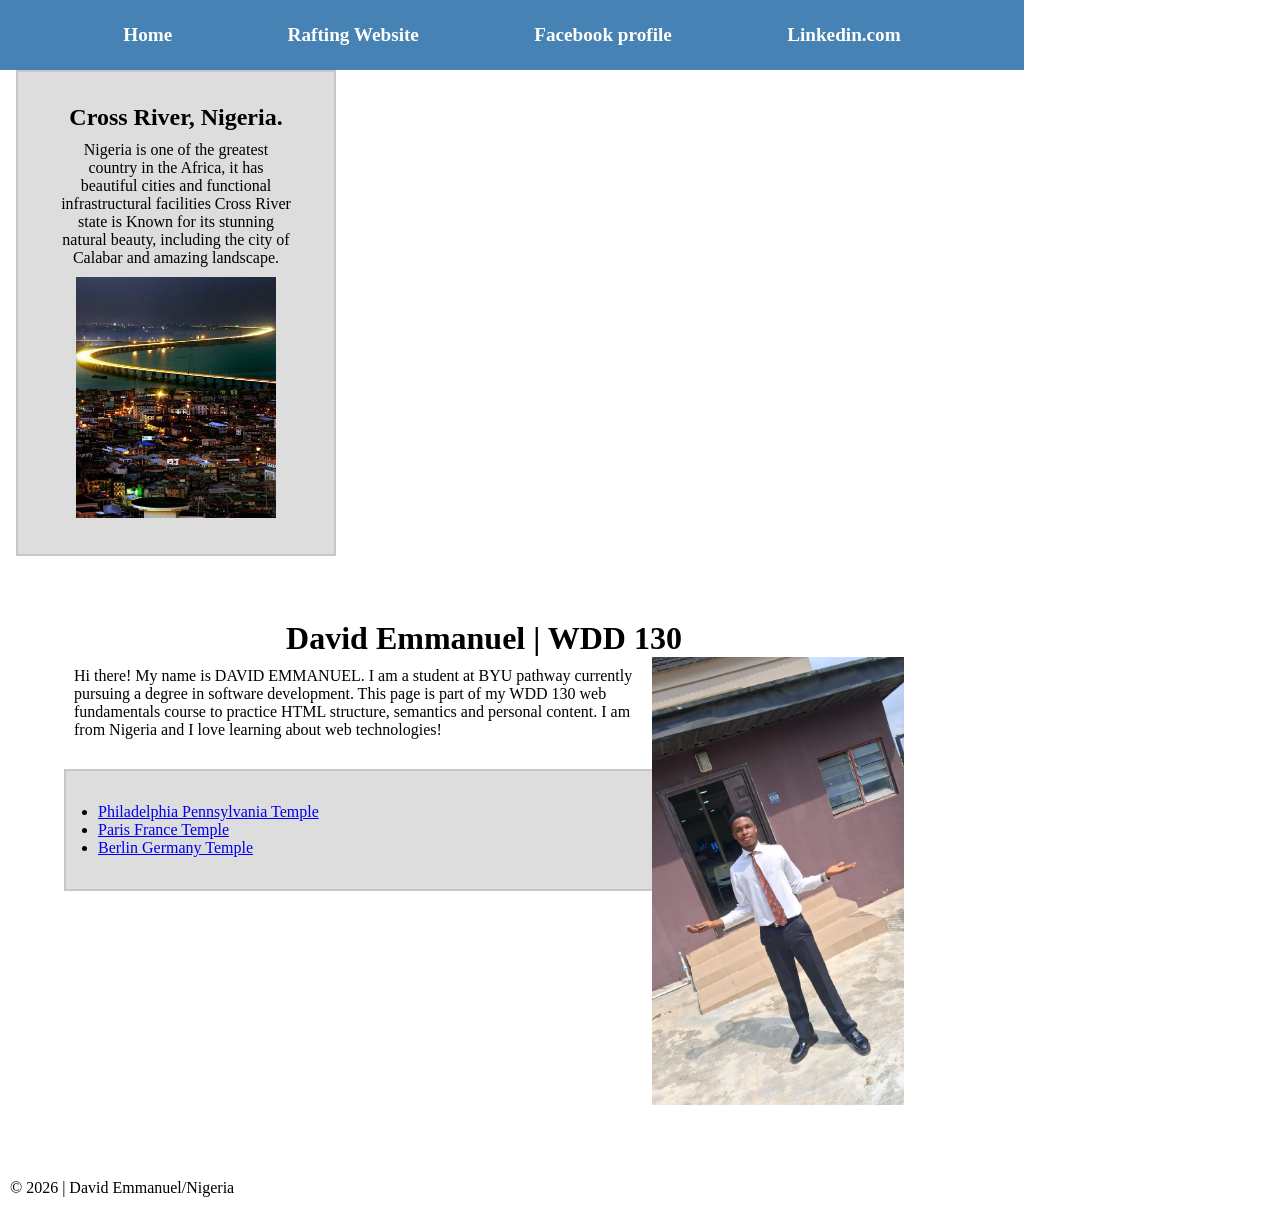
<file: index.html>
<!DOCTYPE html>
<html lang="en">
<head>
    <meta charset="UTF-8">
    <meta name="viewport" content="width=device-width, initial-scale=1.0">
    <title>WDD 130 | David Emmanuel</title>
    <meta name="description" content="My name is David Emmanuel and the purpose of this page is for page enhancement">
    <meta name="author" content="David Emmanuel">
    <link rel="stylesheet" href="styles/styles.css">
</head>

<body>
    <header>
        <nav>
            <a href="#">Home</a>
            <a href="wwr/">Rafting Website</a>
            <a href="https://www.facebook.com/?_rdc=1&_rdr#"> Facebook profile</a>
            <a href="https://www.linkedin.com/">Linkedin.com</a>
        </nav>
    </header>
    <div class="grid"> 
        <main>
            <h1>David Emmanuel | WDD 130</h1>  
            <img src="images/profile.jpg" alt="Hello, my name is David"> 
                <p>
                    Hi there! My name is DAVID EMMANUEL. I am a student at BYU pathway currently pursuing a degree in software development.
                    This page is part of my WDD 130 web fundamentals course to practice HTML structure, semantics and personal content.
                    I am from Nigeria and I love learning about web technologies!
                <p>    
                <ul class="box">
                    <li><a href="https://www.churchofjesuschrist.org/temples/details/philadelphia-pennsylvania-temple" target="_blank">Philadelphia Pennsylvania Temple</a></li>
                    <li><a href="https://www.churchofjesuschrist.org/temples/details/paris-france-temple" target="_blank">Paris France Temple</a></li>
                    <li><a href="https://www.churchofjesuschrist.org/temples/details/lima-peru-los-olivos-temple" target="_blank">Berlin Germany Temple</a></li>

                </ul>
        </main>
        
            <aside class="box">
                <h2>Cross River, Nigeria.</h2>
                <p>Nigeria is one of the greatest country in the  Africa, it has beautiful cities and functional infrastructural facilities 
                    Cross River state is Known for its stunning natural beauty, including the city of Calabar and amazing  landscape.
                </p>
                <img src="images/beautiful-city.jpg" alt="Beautiful city view in Cross River, Nigeria">
            </aside>
    <div/>    
    <footer>
        <p>© 2026 | David Emmanuel/Nigeria</p>
    </footer>
</body>
</html>
</file>
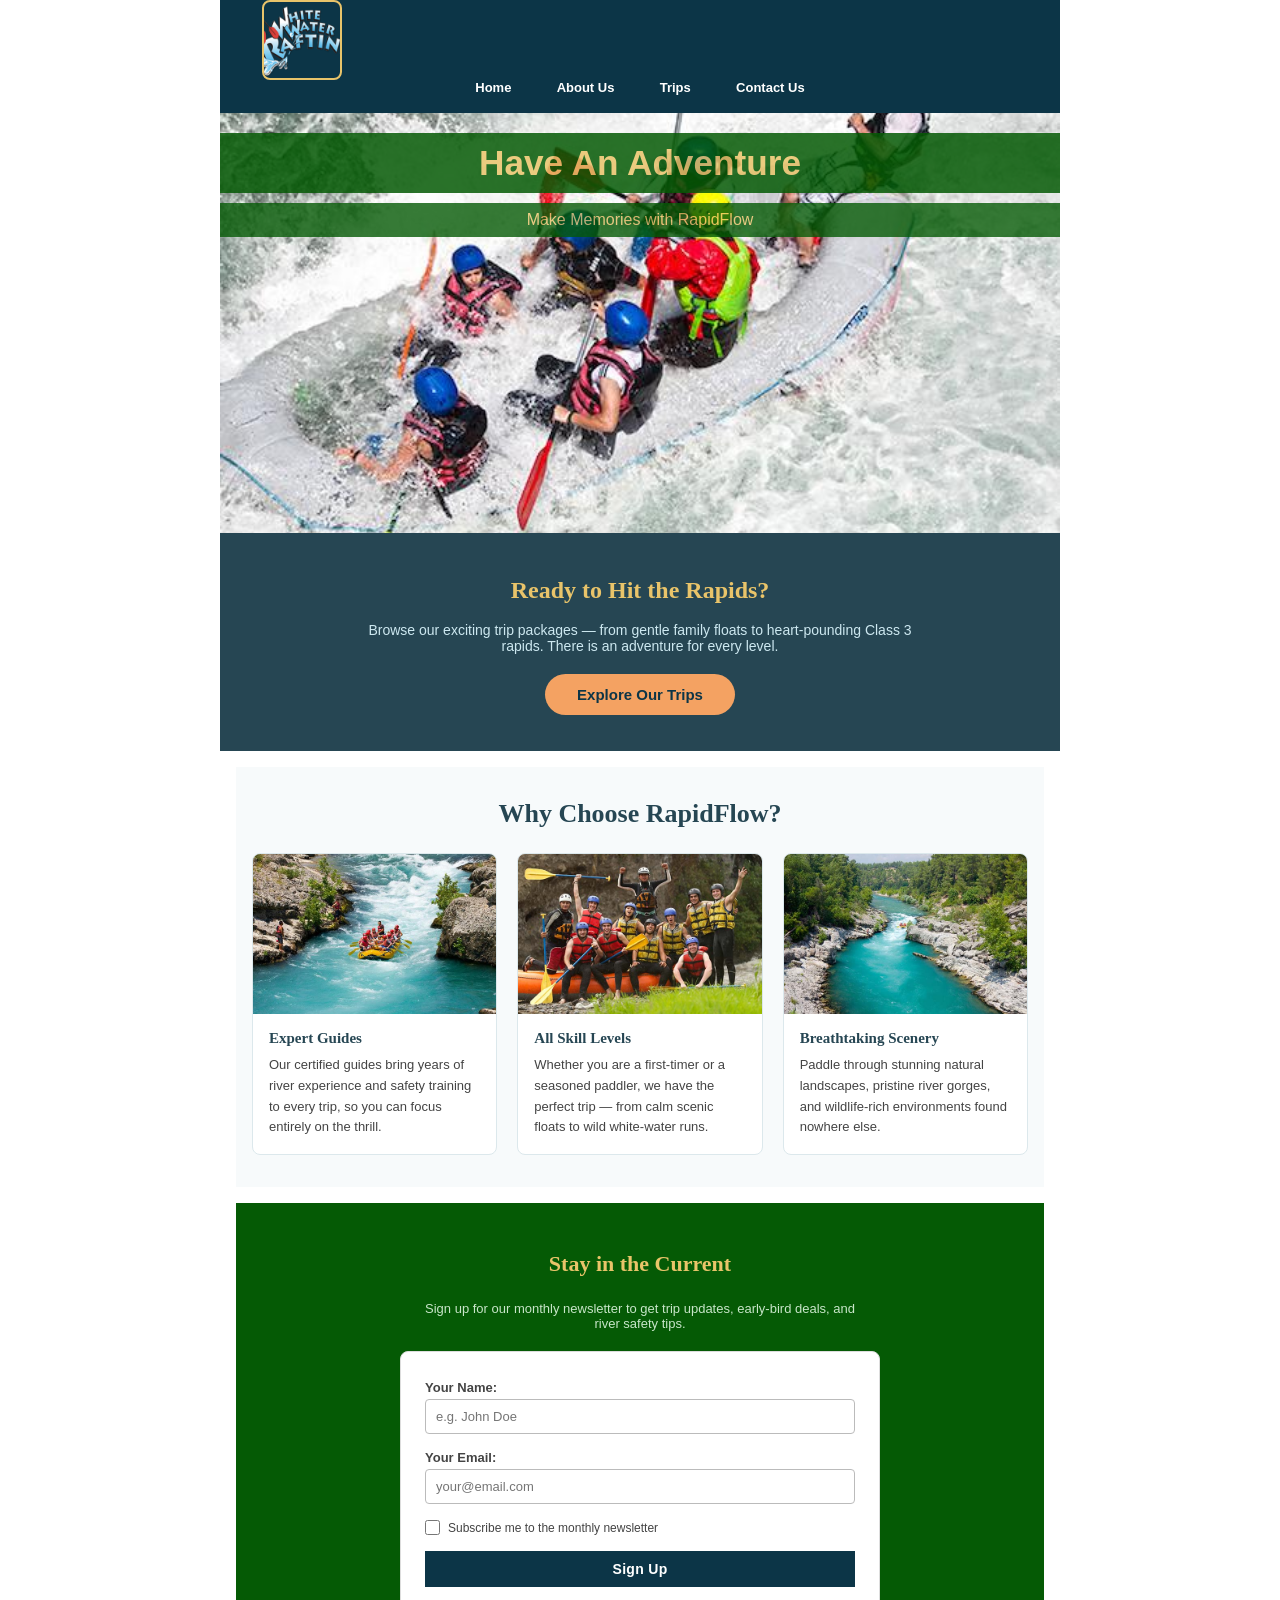
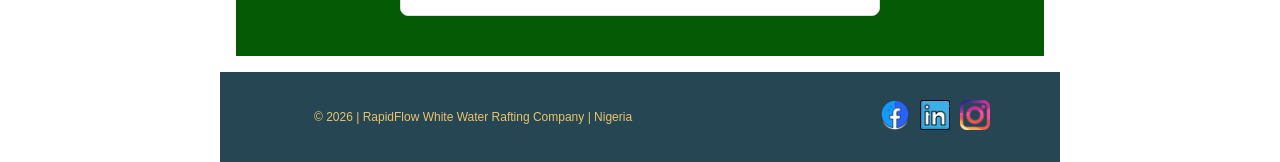
<file: wwr/index.html>
<!DOCTYPE html>
<html lang="en">
<head>
    <meta charset="UTF-8">
    <meta name="viewport" content="width=device-width, initial-scale=1.0">
    <meta name="description" content="Explore exciting whitewater rafting adventures with expert guides. Enjoy safe, fun, and unforgettable experiences on beautiful rivers for all skill levels.">
    <meta name="author" content="David Emmanuel">
    <title>Home | RapidFlow Rafting</title>
    <link rel="stylesheet" href="styles/rafting.css">
</head>
<body>

  <!-- HEADER -->
  <header>
    <div class="header-inner">
      <img src="images/rafting-logo.png" alt="RapidFlow logo">
    </div>
    <nav class="page-content">
      <ul>
        <li><a href="index.html">Home</a></li>
        <li><a href="about.html">About Us</a></li>
        <li><a href="trips.html">Trips</a></li>
        <li><a href="contact.html">Contact Us</a></li>
      </ul>
    </nav>
  </header>

  <main>

    <!-- HERO: full-width image with absolutely positioned heading -->
    <div class="hero">
      <img src="images/rafting4.jpg" alt="Whitewater rafting adventure">
      <h1>Have An Adventure</h1>
      <p class="hero-tagline">Make Memories with RapidFlow</p>
    </div>

    <!-- CALL TO ACTION: links to trips.html -->
    <section class="cta-section">
      <div class="cta-content">
        <h2>Ready to Hit the Rapids?</h2>
        <p>Browse our exciting trip packages — from gentle family floats to heart-pounding Class 3 rapids. There is an adventure for every level.</p>
        <a href="trips.html" class="cta-btn">Explore Our Trips</a>
      </div>
    </section>

    <!-- CSS GRID SECTION: at least 2 images + content (requirement) -->
    <section class="offerings">
      <h2 class="section-title">Why Choose RapidFlow?</h2>
      <div class="offerings-grid">

        <div class="offering-card">
          <img src="images/rafting1.jpg" alt="Expert guides leading a rafting group">
          <div class="offering-text">
            <h3>Expert Guides</h3>
            <p>Our certified guides bring years of river experience and safety training to every trip, so you can focus entirely on the thrill.</p>
          </div>
        </div>

        <div class="offering-card">
          <img src="images/rafting2.jpg" alt="Family enjoying a calm river float">
          <div class="offering-text">
            <h3>All Skill Levels</h3>
            <p>Whether you are a first-timer or a seasoned paddler, we have the perfect trip — from calm scenic floats to wild white-water runs.</p>
          </div>
        </div>

        <div class="offering-card">
          <img src="images/rafting3.jpg" alt="Scenic river views on a rafting trip">
          <div class="offering-text">
            <h3>Breathtaking Scenery</h3>
            <p>Paddle through stunning natural landscapes, pristine river gorges, and wildlife-rich environments found nowhere else.</p>
          </div>
        </div>

      </div>
    </section>

    <!-- NEWSLETTER SIGNUP FORM -->
    <section class="newsletter-section">
      <div class="newsletter-inner">
        <h2>Stay in the Current</h2>
        <p>Sign up for our monthly newsletter to get trip updates, early-bird deals, and river safety tips.</p>
        <form class="contact-form2" action="#" method="post">
          <div class="user-input">
            <label for="name">Your Name:</label>
            <input type="text" id="name" name="name" placeholder="e.g. John Doe" required>
          </div>
          <div class="user-input">
            <label for="user-email">Your Email:</label>
            <input type="email" id="user-email" name="user-email" placeholder="your@email.com" required>
          </div>
          <div class="newsletter-row">
            <input type="checkbox" id="newsletter" name="newsletter">
            <label for="newsletter">Subscribe me to the monthly newsletter</label>
          </div>
          <button type="submit">Sign Up</button>
        </form>
      </div>
    </section>

  </main>

  <!-- FOOTER -->
  <footer>
    <div class="footer-inner">
      <p>© 2026 | RapidFlow White Water Rafting Company | Nigeria</p>
      <nav class="social-media">
        <a href="https://facebook.com">
          <img src="images/facebook.png" alt="Facebook Icon" width="30">
        </a>
        <a href="https://linkedin.com">
          <img src="images/linkedin.png" alt="LinkedIn Icon" width="30">
        </a>
        <a href="https://instagram.com">
          <img src="images/instagram.png" alt="Instagram Icon" width="30">
        </a>
      </nav>
    </div>
  </footer>

</body>
</html>
</file>
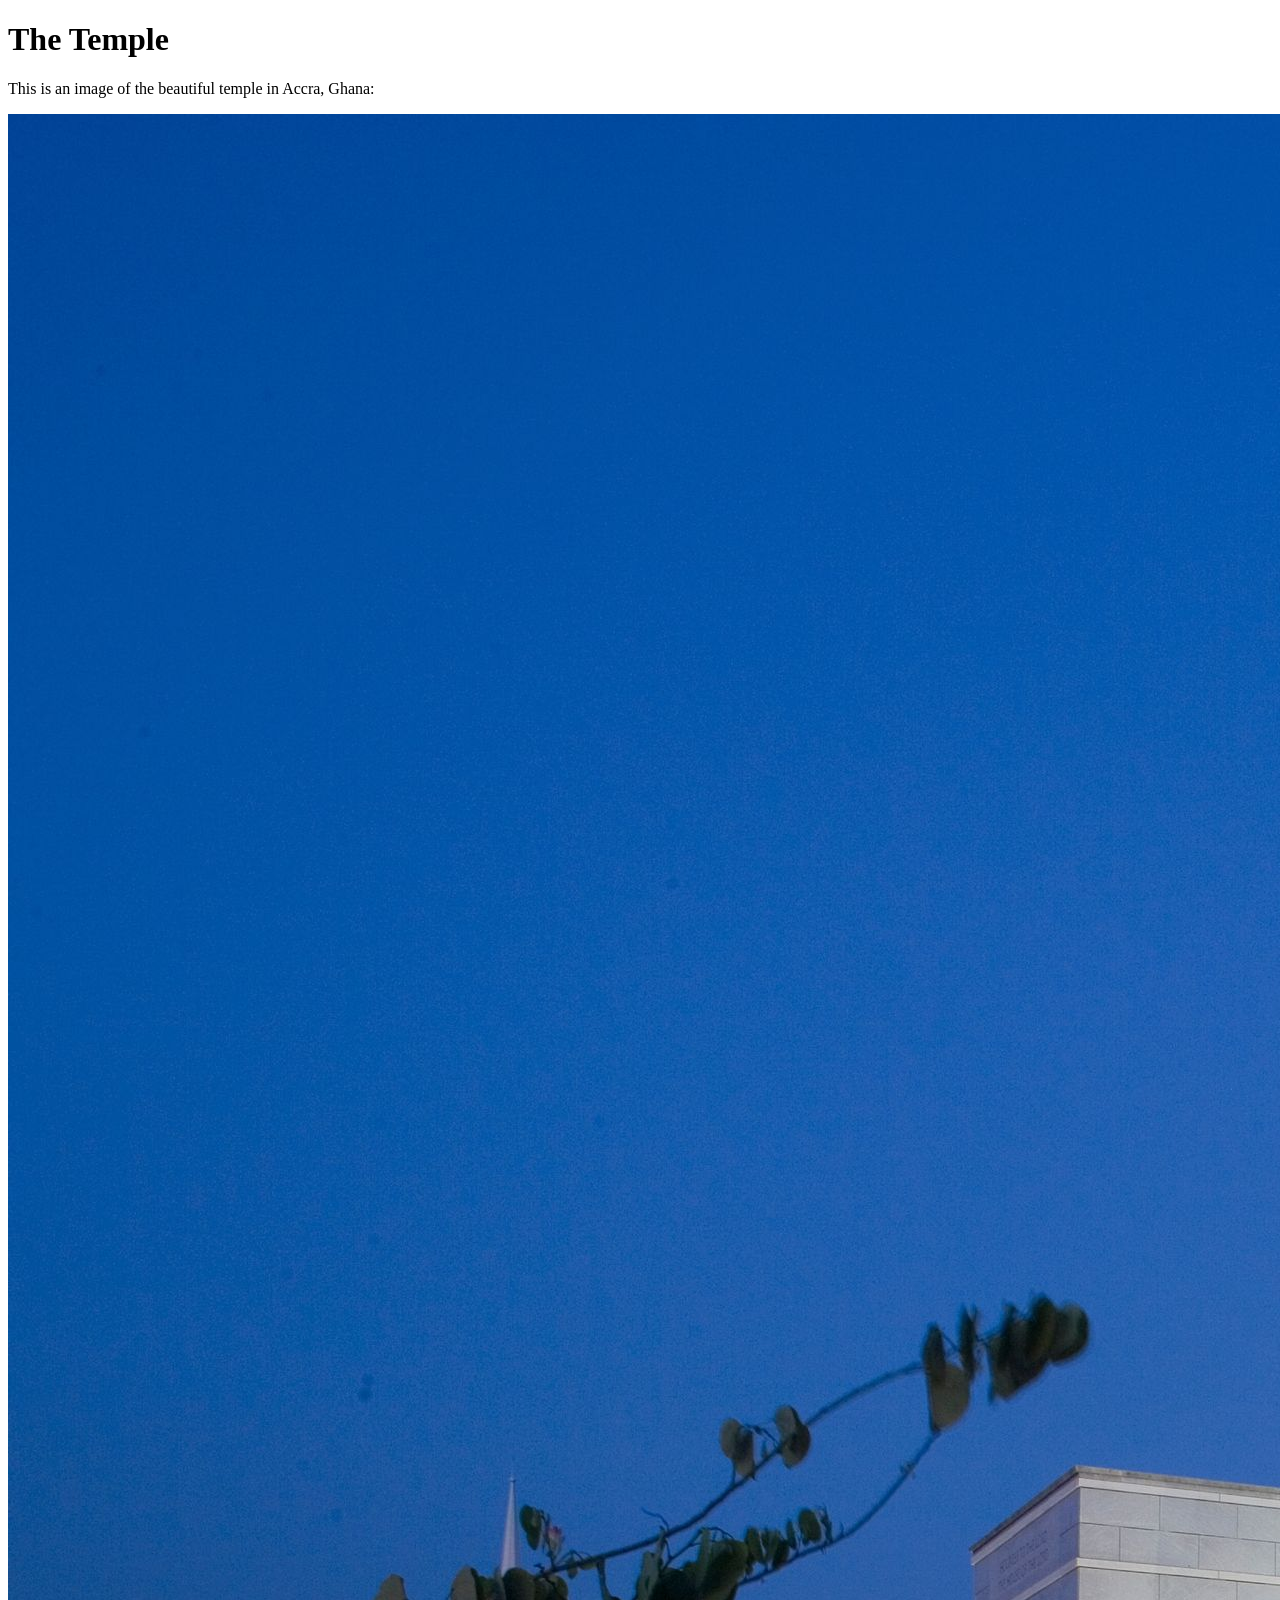
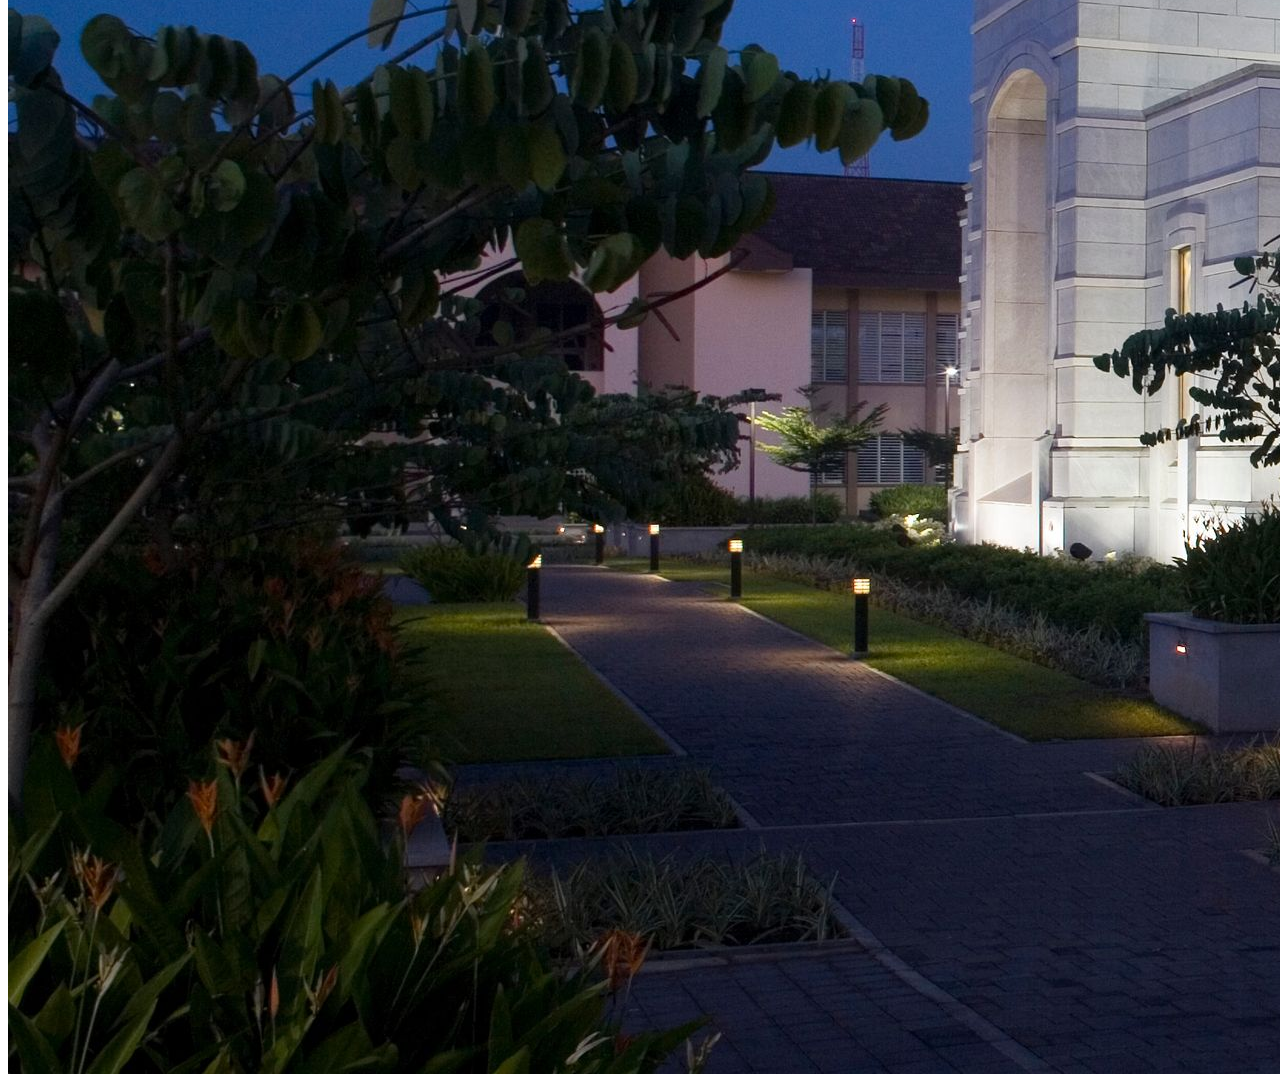
<file: week01/images.html>
<!DOCTYPE html>
<html lang="en">
<head>
    <meta charset="UTF-8">
    <meta name="viewport" content="width=device-width, initial-scale=1.0">
    <title>Temple Image</title>
</head>
<body>
    <h1>The Temple</h1>
    <p>This is an image of the beautiful temple in Accra, Ghana:</p>
    <img src="images/temple-large.jpeg" alt="The Accra Ghana Temple">
    
</body>
</html>
</file>
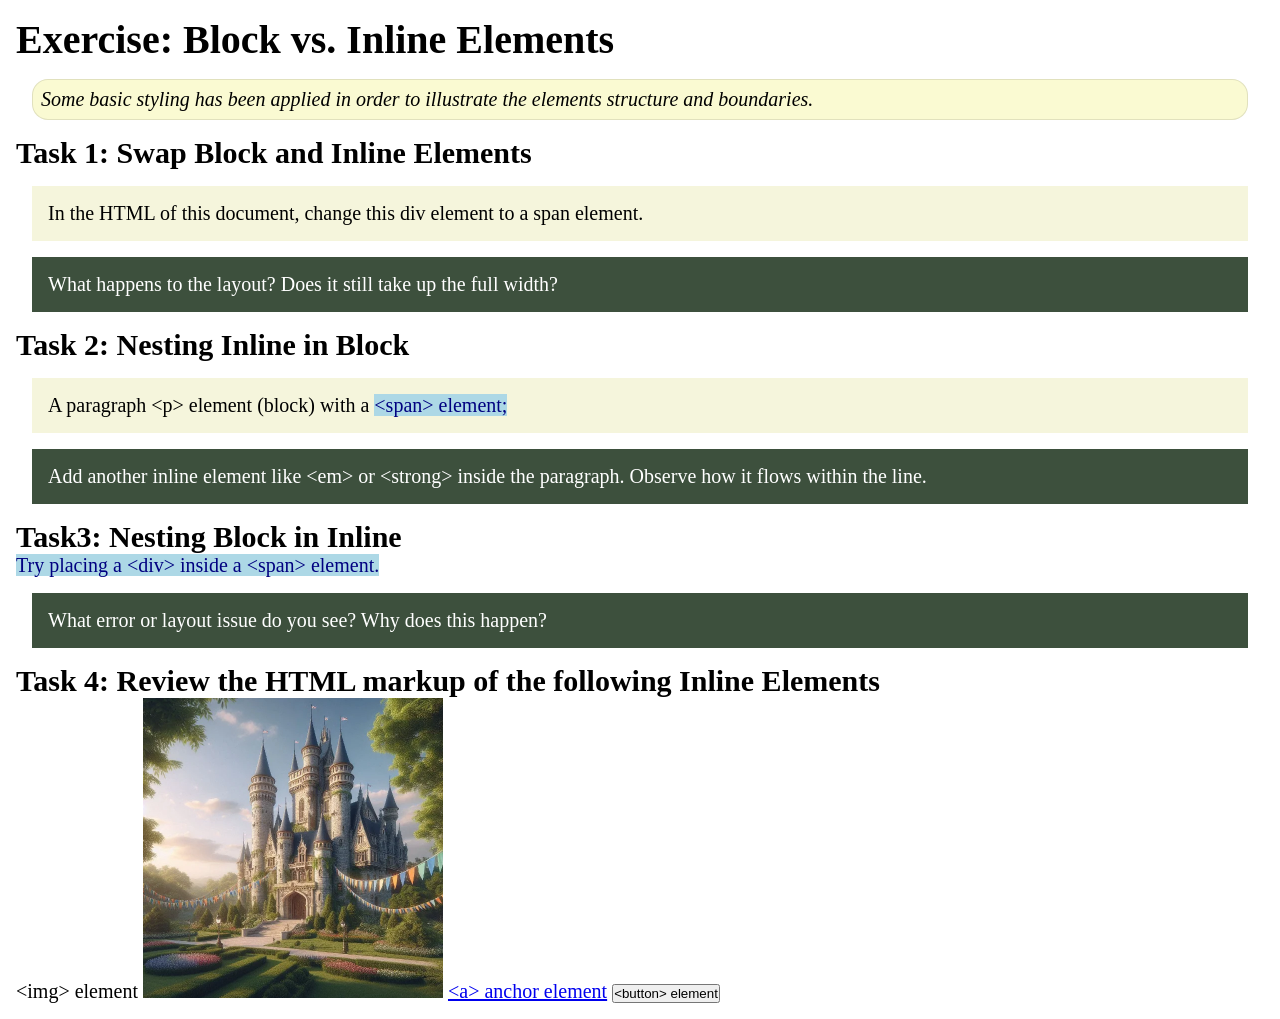
<file: week02/block-vs-inline.html>
<!DOCTYPE html>
<html lang="en">

<head>
    <meta charset="UTF-8">
    <meta name="viewport" content="width=device-width, initial-scale=1.0">
    <title>Exercise: Block vs. Inline Elements</title>
    <link rel="stylesheet" href="styles/block-vs-inline.css">
</head>

<body>
    <main>
        <h1>Exercise: Block vs. Inline Elements</h1>
        <p class="note">Some basic styling has been applied in order to illustrate the elements structure and
            boundaries.</p>

        <h2>Task 1: Swap Block and Inline Elements</h2>
        <div>In the HTML of this document, change this div element to a span element.</div>

        <p class="question">What happens to the layout? Does it still take up the full width?</p>

        <h2>Task 2: Nesting Inline in Block</h2>
        <p>A paragraph &lt;p&gt; element (block) with a <span>&lt;span&gt; element;</span></p>
        <p class="question">Add another inline element like &lt;em&gt; or &lt;strong&gt; inside the paragraph. Observe
            how it flows within the line.</p>

        <h2>Task3: Nesting Block in Inline</h2>
        <span>Try placing a &lt;div&gt; inside a &lt;span&gt; element.</span>
            <p class="question">What error or layout issue do you see? Why does this happen?</p>


            <h2>Task 4: Review the HTML markup of the following Inline Elements</h2>
        &lt;img&gt; element
        <img src="images/castle.webp" alt="placeholder image (images are inline)" width="300" height="300">
        <a href="https://churchofjesuschrist.org">&lt;a&gt; anchor element</a>
        <button type="button">&lt;button&gt; element</button>
    </main>
</body>

</html>
</file>
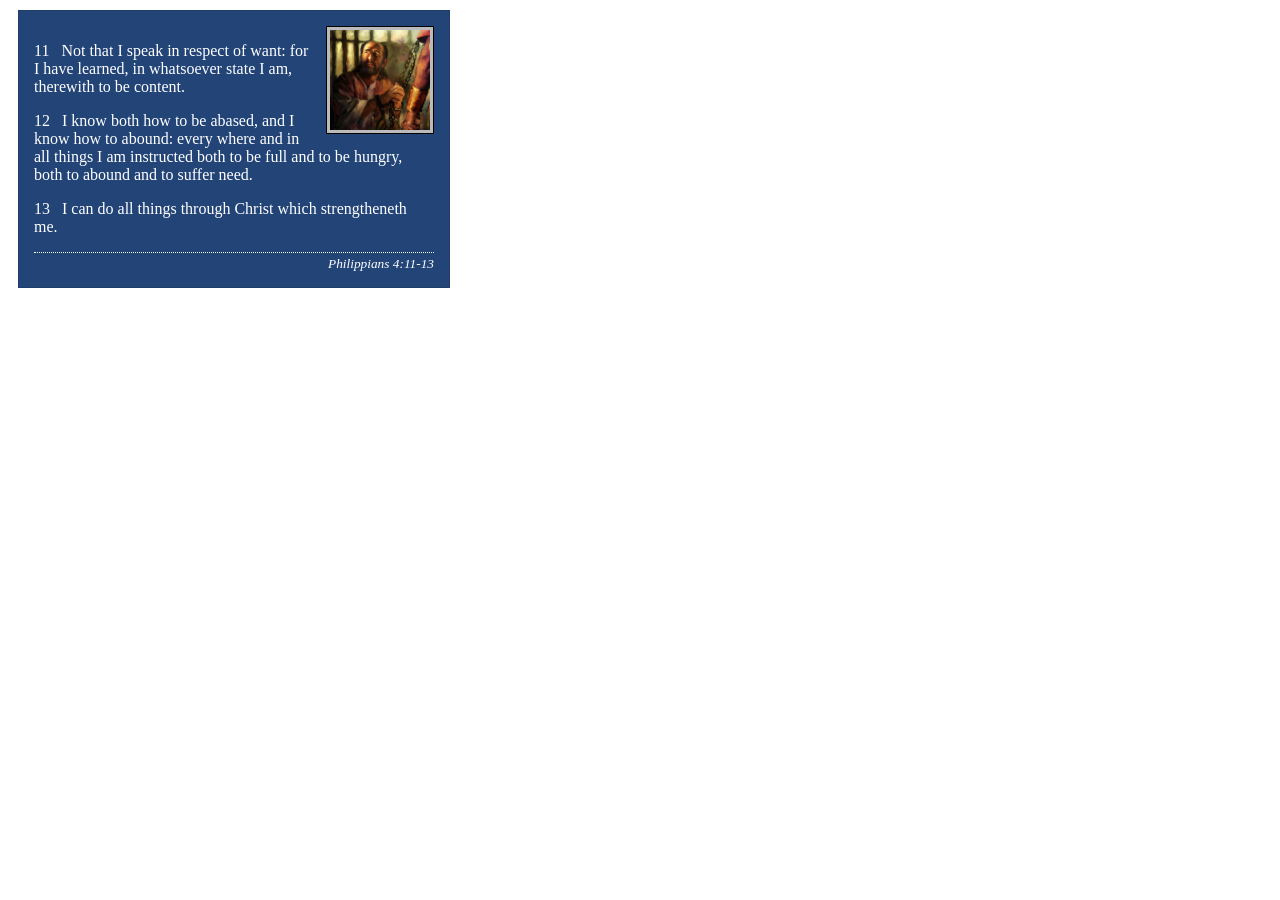
<file: week02/box-model-solution.html>
<!DOCTYPE html>
<html lang="en">
<head>
    <meta charset="UTF-8">
    <meta name="viewport" content="width=device-width, initial-scale=1.0">
    <title>Box Model Activity</title>
    <link rel="stylesheet" href="styles/box-model-solution.css">
</head>
<body>
    <main>
        <div class="callout">
            <img src="images/apostle-paul-imprisoned.webp" alt="Paul the Apostle - Imprisoned in Rome" width="200" height="200">
            <blockquote>
                <p>11 &nbsp; Not that I speak in respect of want: for I have learned, in whatsoever state I am, therewith to be content.</p>
                <p>12 &nbsp; I know both how to be abased, and I know how to abound: every where and in all things I am instructed both to be full and to be hungry, both to abound and to suffer need.</p>
                <p>13 &nbsp; I can do all things through Christ which strengtheneth me.</p>
            </blockquote>
            <cite>Philippians 4:11-13</cite>
        </div>
    </main>
</body>
</html>
</file>
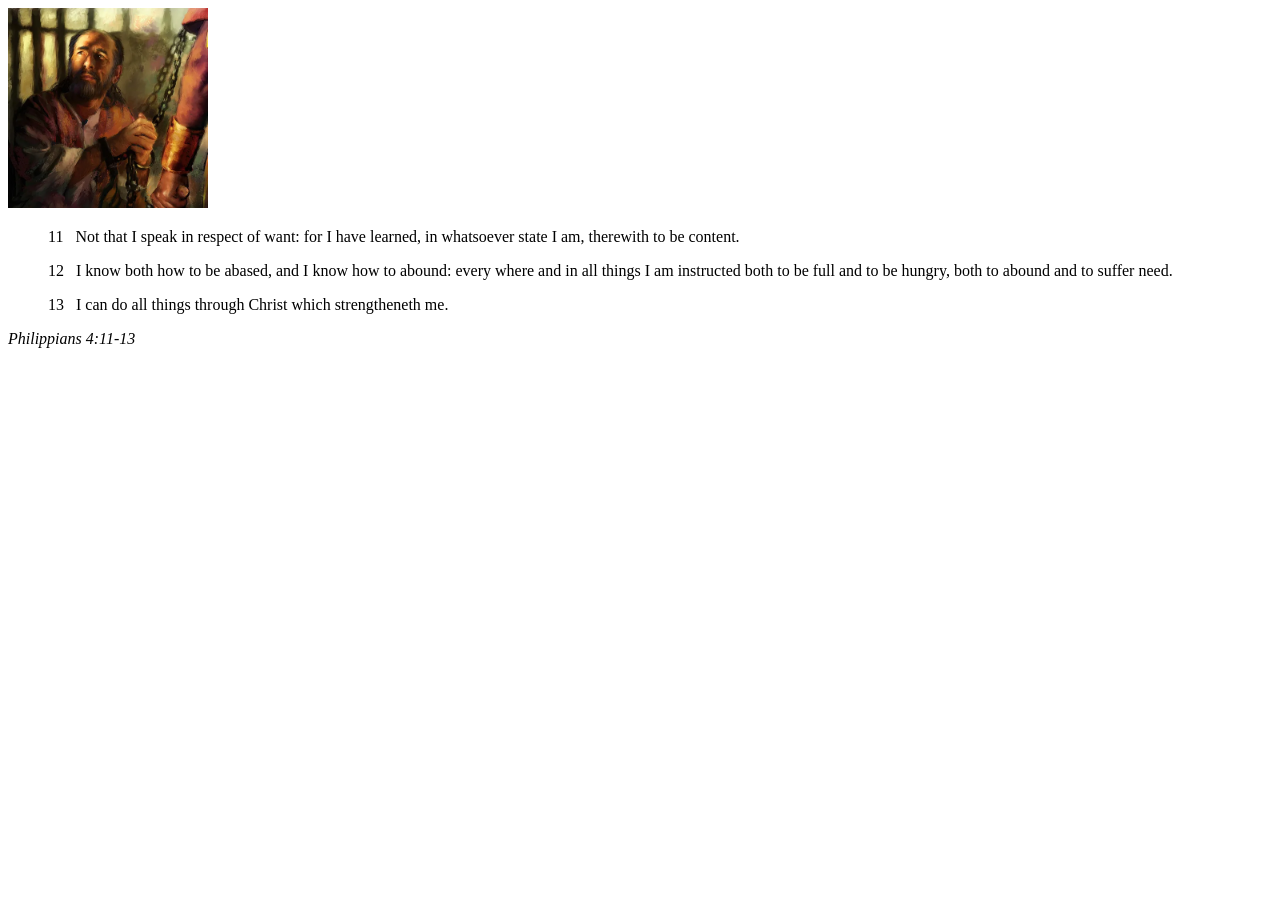
<file: week02/box-model.html>
<!DOCTYPE html>
<html lang="en">
<head>
    <meta charset="UTF-8">
    <meta name="viewport" content="width=device-width, initial-scale=1.0">
    <title>Box Model Activity</title>
</head>
<body>
    <main>
        <div class="callout">
            <img src="images/apostle-paul-imprisoned.webp" alt="Paul the Apostle - Imprisoned in Rome" width="200" height="200">
            <blockquote>
                <p>11 &nbsp; Not that I speak in respect of want: for I have learned, in whatsoever state I am, therewith to be content.</p>
                <p>12 &nbsp; I know both how to be abased, and I know how to abound: every where and in all things I am instructed both to be full and to be hungry, both to abound and to suffer need.</p>
                <p>13 &nbsp; I can do all things through Christ which strengtheneth me.</p>
            </blockquote>
            <cite>Philippians 4:11-13</cite>
        </div>
    </main>
</body>
</html>
</file>
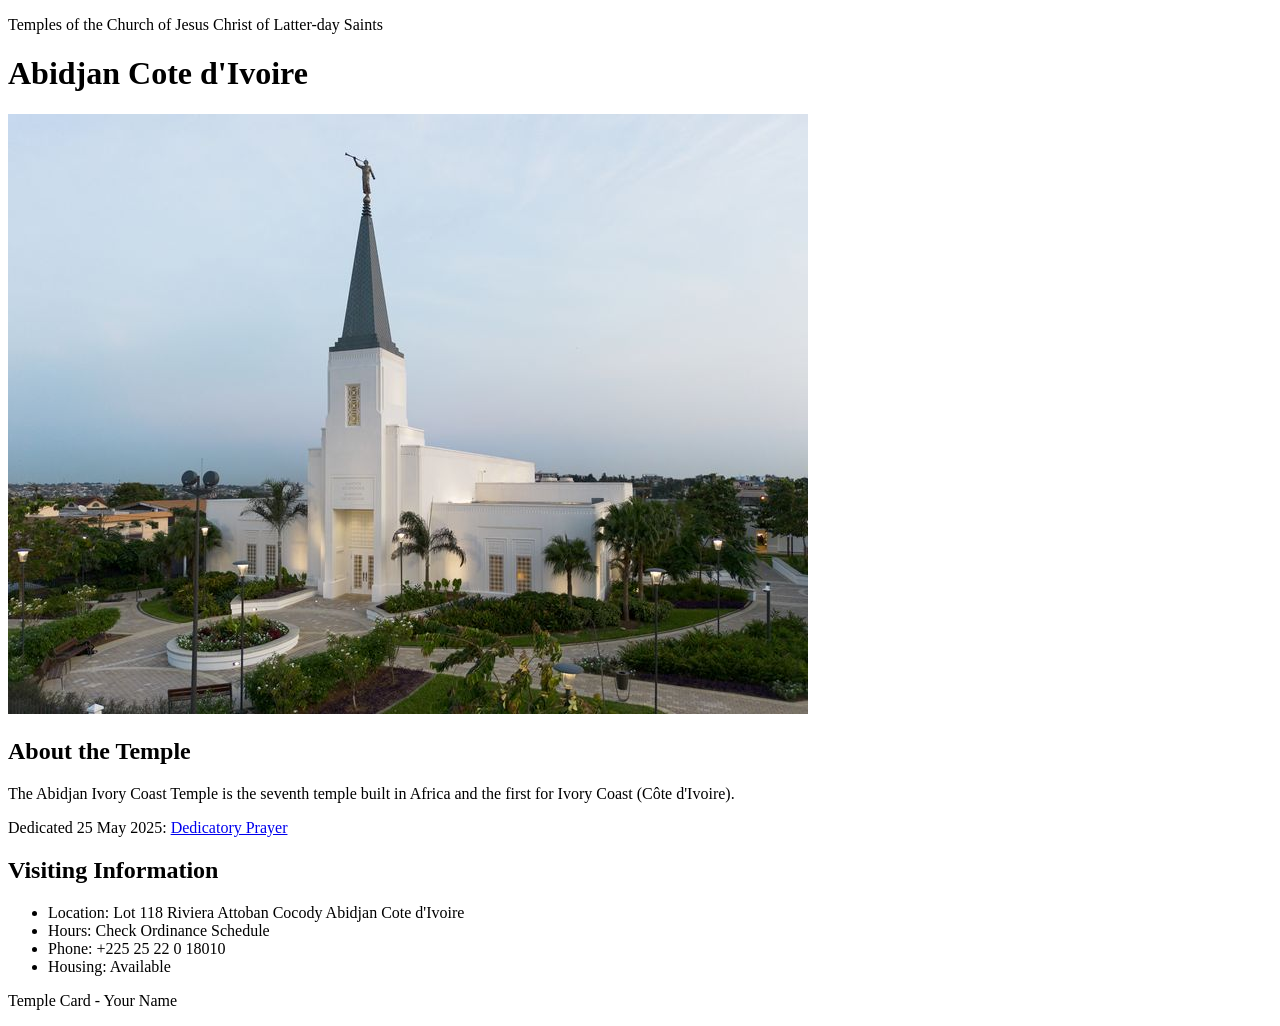
<file: week02/temple.html>
<!DOCTYPE html>
<html lang="en">

<head>
    <meta charset="UTF-8">
    <meta name="viewport" content="width=device-width, initial-scale=1.0">
    <title>Temple Card - Abidjan Cote d'Ivoire</title>
</head>

<body>
    <header>
        <p>Temples of the Church of Jesus Christ of Latter-day Saints</p>
    </header>
    <main>
        <h1>Abidjan Cote d'Ivoire</h1>
        <picture>
            <img src="images/abidjan-ivory-coast.jpeg" alt="Abidjan Cote d'Ivoire Temple">
        </picture>
        <section>
            <h2>About the Temple</h2>
            <p>The Abidjan Ivory Coast Temple is the seventh temple built in Africa and the first for Ivory Coast (Côte
                d'Ivoire).</p>
            <p>Dedicated 25 May 2025: <a
                    href="https://www.churchofjesuschrist.org/temples/dedicatory-prayer/abidjan-ivory-coast-temple/2025-05-25?lang=eng"
                    target="_blank" rel="noopener noreferrer">Dedicatory Prayer</a></p>
        </section>
        <section>
            <h2>Visiting Information</h2>
            <ul>
                <li>Location: Lot 118 Riviera Attoban Cocody Abidjan Cote d'Ivoire</li>
                <li>Hours: Check Ordinance Schedule</li>
                <li>Phone: +225 25 22 0 18010</li>
                <li>Housing: Available</li>
            </ul>
        </section>
    </main>
    <footer>
        <p>Temple Card - Your Name</p>
    </footer>
</body>

</html>
</file>
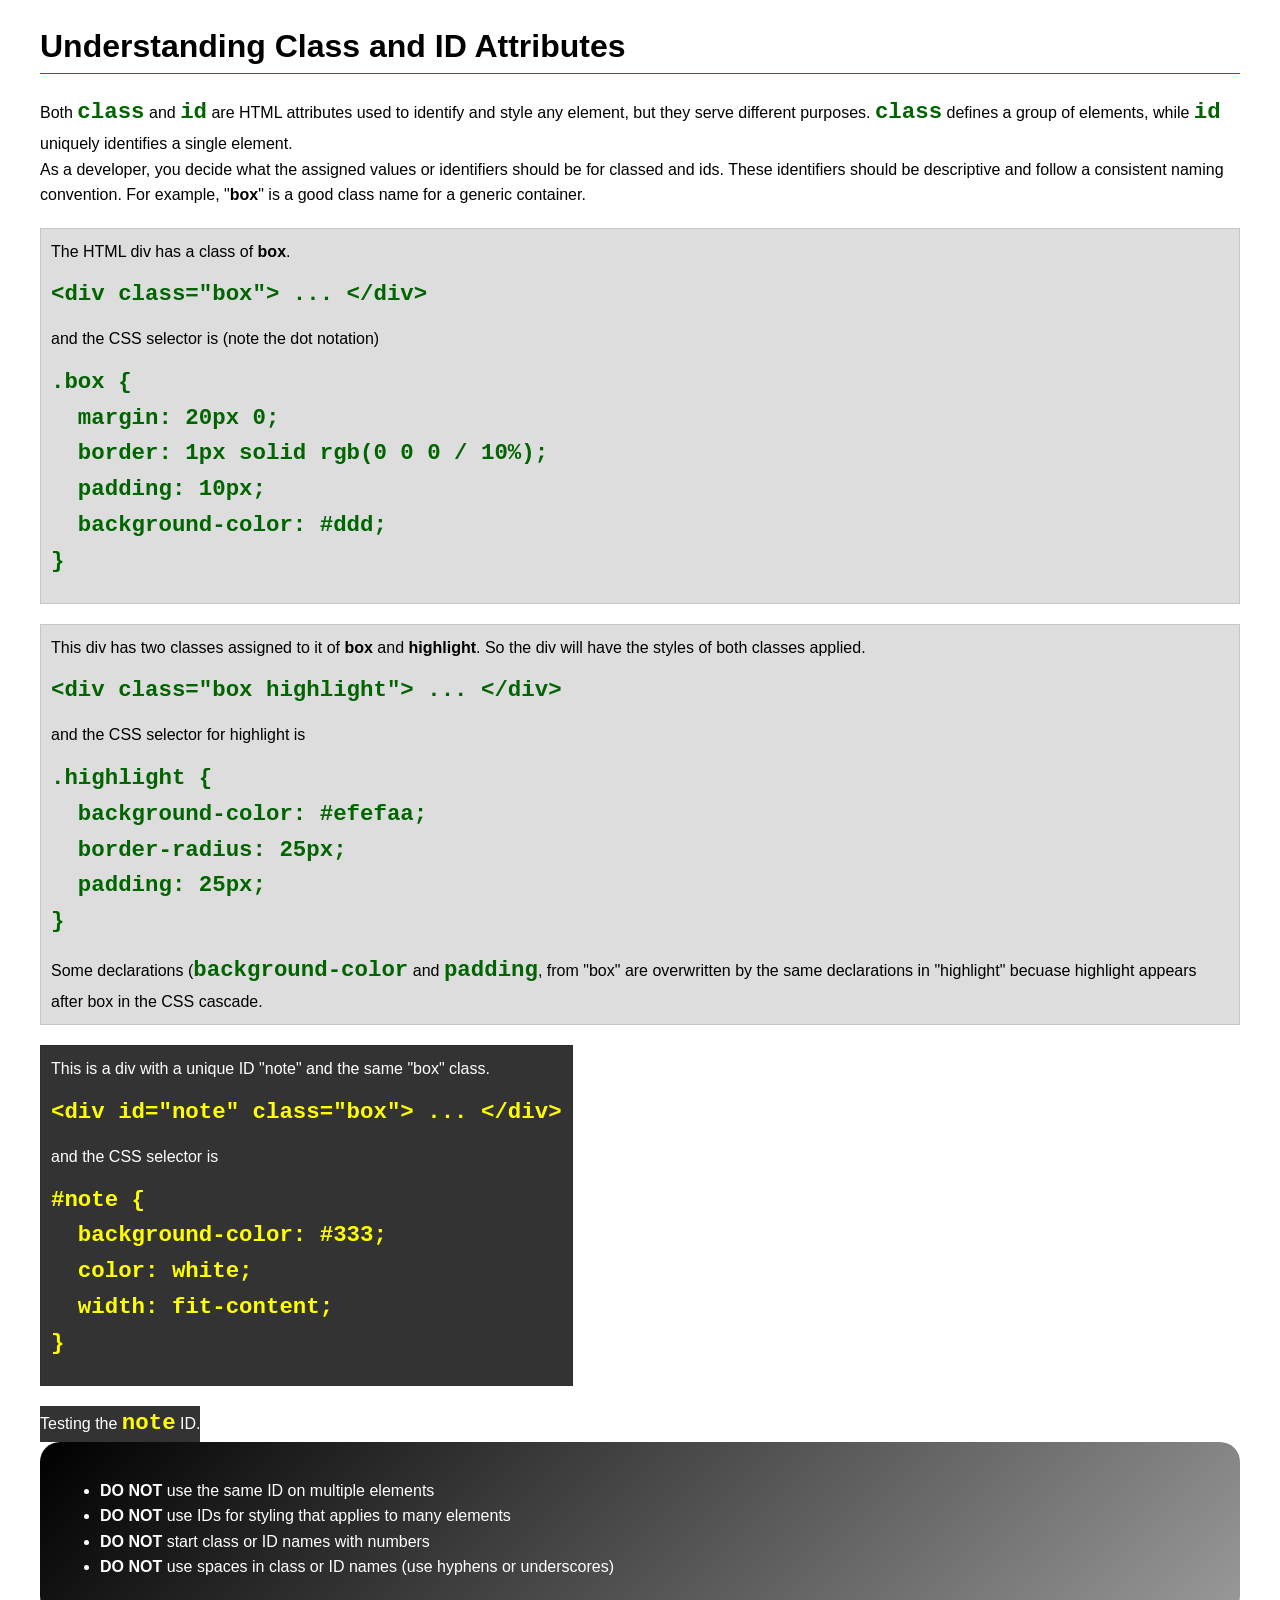
<file: week03/class-and-id.html>
<!DOCTYPE html>
<html lang="en">

<head>
    <meta charset="UTF-8">
    <meta name="viewport" content="width=device-width, initial-scale=1.0">
    <title>Class vs ID Attributes</title>
    <link rel="stylesheet" href="styles/class-and-id.css">
</head>

<body>
    <h1>Understanding Class and ID Attributes</h1>
    <p>Both <code>class</code> and <code>id</code> are HTML attributes used to identify and style any element, but they
        serve different purposes. <code>class</code> defines a group of elements, while <code>id</code> uniquely
        identifies a single element.</p>
    <p>As a developer, you decide what the assigned values or identifiers should be for classed and ids. These
        identifiers should be
        descriptive and follow a consistent naming convention. For example, "<strong>box</strong>" is a good class name
        for a generic container.</p>
    <div class="box">
        <p>The HTML div has a class of <strong>box</strong>.</p>
        <pre><code class="html">&lt;div class="box"&gt; ... &lt;/div&gt;</code></pre>
        and the CSS selector is (note the dot notation)
        <pre><code class="css">.box {
  margin: 20px 0;
  border: 1px solid rgb(0 0 0 / 10%);
  padding: 10px;
  background-color: #ddd; 
}</code></pre>
    </div>

    <div class="box">
        <p>This div has two classes assigned to it of <strong>box</strong> and <strong>highlight</strong>. So the div
            will have the styles of both classes applied.</p>
        <pre><code class="html">&lt;div class="box highlight"&gt; ... &lt;/div&gt;</code></pre>
        and the CSS selector for highlight is
        <pre><code class="css">.highlight {
  background-color: #efefaa;
  border-radius: 25px;
  padding: 25px;
}</code></pre>
<p>Some declarations (<code>background-color</code> and <code>padding</code>, from "box" are overwritten by the same declarations in "highlight" becuase highlight appears after box in the CSS cascade.</p>
    </div>

    <div id="note" class="box">
        <p>This is a div with a unique ID "note" and the same "box" class.</p>
        <pre><code class="html">&lt;div id="note" class="box"&gt; ... &lt;/div&gt;</code></pre>
        and the CSS selector is
        <pre><code class="css">#note {
  background-color: #333;
  color: white;
  width: fit-content;
}</code></pre>
    </div>

    <div id="note">
        <p>Testing the <code>note</code> ID.</p>
    </div>

    <section id="best-practice">
        <ul>
            <li><strong>DO NOT</strong> use the same ID on multiple elements</li>
            <li><strong>DO NOT</strong> use IDs for styling that applies to many elements</li>
            <li><strong>DO NOT</strong> start class or ID names with numbers</li>
            <li><strong>DO NOT</strong> use spaces in class or ID names (use hyphens or underscores)</li>
        </ul>
    </section>




</body>

</html>
</file>
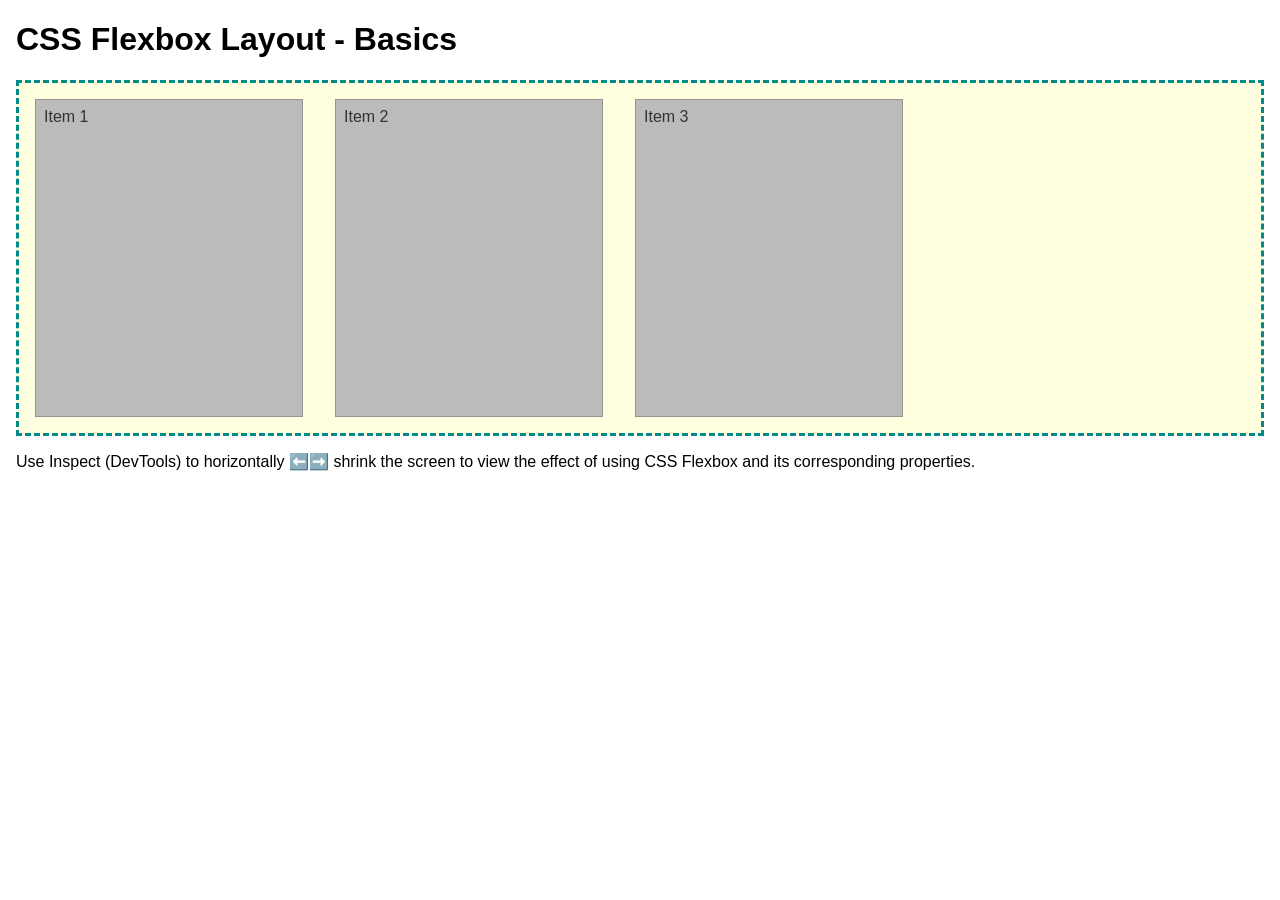
<file: week04/flexbox-layout.html>
<!DOCTYPE html>
<html lang="en">
<head>
    <meta charset="UTF-8">
    <meta name="viewport" content="width=device-width, initial-scale=1.0">
    <title>CSS Flexbox Layout - Basics</title>
    <link rel="stylesheet" href="styles/flexbox.css">
</head>
<body>
    <main>
        <h1>CSS Flexbox Layout - Basics</h1>
        <div class="flex-container">
            <div class="flex-item item1">Item 1</div>
            <div class="flex-item item2">Item 2</div>
            <div class="flex-item item3">Item 3</div>
        </div>
        <p>Use Inspect (DevTools) to horizontally ⬅️➡️ shrink the screen to view the effect of using CSS Flexbox and its corresponding properties.</p>
    </main>
</body>
</html>
</file>
<file: styles/styles.css>
* {
    margin: 0px;
    padding: 0px;
    box-sizing: border-box;
}

/*----- HEADER -----*/
h1 {
    text-align: center;
}

nav a {
    color: white;
    display: block;
    padding: 0.5rem;
    text-decoration: none;
    font-size: 1.2rem;
    font-weight: 700;
}

nav {
    background-color: steelblue;
    padding: 1rem;
    display: flex;
    justify-content: space-evenly;
    align-items: center;
    width: 80%;
}

main {
    max-width: 840px;
    width: 100%;
    margin: 4rem;
}

aside {
    width: 20rem;
    margin: 0 1rem 0 1rem;
    background-color: #eee;
    color: #333;
    text-align: center;
    border: 20px;
    padding: 10px;
    position: relative;
    grid-column: 1/2;
    grid-row: 1/2;

}

aside img {
    width: 200px;
    height: auto;
    border: 20px;
    padding: 0px;
}

.grid main img {
    float: right;
    width: 30%;
    margin-left: 15px;
    object-fit: cover;
    height: 100%;

}

p {
    padding: 10px;
}

body {
    background-color: white;
    border-top: #333;
}

/* Class Selectors*/
.box {
    margin: rem;
    border: 2px solid rgb(0 0 0 / 10%);
    padding: 2rem;
    background-color: #ddd;
    color: #000;
}

aside .box h2 {
    position: absolute;
    display: flex;
    flex-direction: row-reverse;

    left: 150px;
    color: #261717;
}

.grid {
    display: grid;
    align-items: center;
}

main ul .box {
    display: flex;
    align-items: center;
    gap: 20px;
}
</file>
<file: wwr/styles/rafting.css>
:root {
    --primary-color: #055a05;
    /* forest green */
    --secondary-color: #f4a262;
    /* warm sand */
    --accent1-color: #264653;
    /* dark slate blue */
    --accent2-color: #e9c46a;
    /* light golden yellow */
    --heading-font: "Times New Roman", serif;
    --body-font: Arial, Helvetica, sans-serif;
}

* {
    margin: 0;
    padding: 0;
    box-sizing: border-box;
}

body {
    font-family: var(--body-font);
    color: var(--accent1-color);
}

/* HEADER, MAIN, FOOTER — consistent max-width, centered */
header,
main,
footer {
    width: 100%;
    max-width: 840px;
    margin: 0 auto;
}

header {
    background: #0c3547;
    width: 100%;
    max-width: 840px;
}

header img {
    width: 80px;
    height: 80px;
    border-radius: 8px;
    border: 2px solid var(--accent2-color);
    object-fit: cover;
    margin-left: 5%;
    display: block;
}

/* NAV */
.page-content {
    display: flex;
    justify-content: center;
    margin-top: -10px;
    padding-bottom: 8px;
}

.page-content ul {
    width: 400px;
    display: flex;
    list-style: none;
    justify-content: space-evenly;
}

.page-content a {
    display: block;
    padding: 10px;
    color: #fff;
    text-decoration: none;
    font-size: 13px;
    font-weight: 600;
}

.page-content a:hover {
    background: rgb(0, 0, 0);
}

h2 {
    font-family: var(--heading-font);
}

p,
section,
article {
    margin: 16px;
    padding: 8px;
}

/* HERO */
.hero {
    position: relative;
    overflow: hidden;
    max-height: 420px;
}

.hero img {
    width: 100%;
    height: 420px;
    object-fit: cover;
    display: block;
}

.hero h1 {
    position: absolute;
    top: 20px;
    left: 0;
    width: 100%;
    padding: 10px;
    font-size: 2.2rem;
    text-align: center;
    opacity: 0.85;
    background-color: var(--primary-color);
    color: var(--accent2-color);
}

/* Hero tagline (index.html only) */
.hero-tagline {
    position: absolute;
    left: 0;
    top: 90px;
    width: 100%;
    padding: 8px;
    font-size: 1rem;
    text-align: center;
    opacity: 0.8;
    background-color: var(--primary-color);
    color: var(--accent2-color);
    margin: 0;
}

.hero article p {
    color: var(--secondary-color);
}

.hero article h2 {
    position: relative;
    top: 0;
    color: #fff;
    font-weight: bolder;
}

.hero article img {
    float: right;
    width: 100px;
    margin-left: 20px;
}

.hero article {
    position: absolute;
    bottom: 1rem;
    background-color: var(--primary-color);
    font-family: var(--body-font);
    opacity: 0.9;
    padding: 0px;
    width: 91%;
}

/* HISTORY & ADVENTURE (about.html) */
.history-content {
    display: flex;
    margin-top: 1rem;
}

.history-content img {
    width: 8em;
}

.adventure-gallery img {
    width: 150px;
}

.adventure-gallery {
    display: flex;
    justify-content: space-around;
    margin-top: 2rem;
}

h2 {
    padding: 0.5rem;
    text-align: center;
    color: #fff;
}

.history h2,
.adventure h2 {
    background-color: var(--accent1-color);
    color: white;
}

figcaption {
    background: var(--primary-color);
    text-align: center;
}

/* COMPANY INFO (contact.html) */
.company-info {
    text-align: center;
    padding: 28px 0 20px;
}

.company-info h2 {
    font-family: 'Playfair Display', Georgia, serif;
    font-size: 26px;
    color: #0c3547;
    margin-bottom: 8px;
}

.company-info p {
    font-size: 13px;
    color: #1d9e75;
    line-height: 1.8;
    margin: 4px 0;
    padding: 0;
}

.company-info a {
    color: #1d9e75;
    text-decoration: none;
}

/* MAP + FORM GRID (contact.html) */
.contact-grid {
    display: grid;
    grid-template-columns: 1fr 1fr;
    gap: 20px;
    margin-bottom: 28px;
}

/* MAP */
.map-container {
    border-radius: 8px;
    border: 1px solid #b0cdd8;
    overflow: hidden;
    min-height: 340px;
}

.map-container iframe {
    width: 100%;
    height: 100%;
    min-height: 340px;
    border: none;
    display: block;
}

/* CONTACT FORM (contact.html) */
.contact-form {
    background: #fff;
    border-radius: 8px;
    padding: 22px 24px;
    border: 1px solid #ddd;
}

.form-row {
    display: flex;
    align-items: center;
    gap: 10px;
    margin-bottom: 14px;
}

.form-row label {
    font-size: 13px;
    color: #444;
    min-width: 80px;
    text-align: right;
}

.form-row input[type="text"],
.form-row input[type="email"] {
    flex: 1;
    padding: 8px 10px;
    border: 1px solid #bbb;
    border-radius: 4px;
    font-size: 13px;
    font-family: inherit;
}

.purpose-row {
    display: flex;
    gap: 10px;
    margin-bottom: 14px;
}

.purpose-label {
    font-size: 13px;
    color: #444;
    min-width: 80px;
    text-align: right;
    line-height: 1.5;
    position: relative;
    top: 10px;
}

.radio-group {
    display: flex;
    flex-direction: column;
    position: relative;
    left: 20px;
}

input[type="radio"] {
    position: relative;
    right: 70px;
    bottom: 15px;
}

.radio-group label {
    display: flex;
    align-items: center;
    gap: 7px;
    font-size: 13px;
    color: #333;
    position: relative;
    left: 10px;
}

.msg-group {
    font-size: 13px;
    color: #444;
    margin-bottom: 5px;
}

textarea {
    width: 100%;
    padding: 10px;
    height: 100px;
    border: 1px solid #bbb;
    border-radius: 4px;
    font-size: 13px;
    resize: vertical;
    font-family: inherit;
}

.checkbox-row {
    display: flex;
    align-items: center;
    gap: 8px;
    margin: 12px;
}

.checkbox-row input {
    width: 15px;
    height: 15px;
    flex-shrink: 0;
}

.checkbox-row label {
    font-size: 12px;
    color: #444;
}

button[type="submit"] {
    width: 100%;
    background: #0c3547;
    padding: 10px;
    color: #fff;
    font-weight: bold;
    font-family: inherit;
    border: none;
    font-size: 14px;
    cursor: pointer;
    letter-spacing: 0.3px;
    transition: background 0.2s;
}

button[type="submit"]:hover {
    background-color: #1d9e75;
}

input[type="email"],
input[type="text"] {
    width: 100%;
    padding: 8px;
    border: 1px solid black;
    border-radius: 4px;
}

/* EMPLOYEE PROFILES (contact.html) */
.profile-section {
    background: #fff;
    border-radius: 8px;
    border: 1px solid #ddd;
    padding: 24px;
    margin-bottom: 28px;
}

.profile-section h2 {
    font-family: 'Playfair Display', Georgia, serif;
    font-size: 18px;
    color: #0c3547;
    text-align: center;
    margin-bottom: 20px;
}

.profile-grid {
    display: grid;
    grid-template-columns: repeat(3, 1fr);
    gap: 16px;
}

.profile-card {
    background: #f0f4f6;
    border-radius: 6px;
    padding: 18px 12px;
    text-align: center;
}

.profile-photo {
    width: 64px;
    height: 64px;
    border-radius: 50%;
    margin: 0 auto 10px;
    background: #9fb8c4;
    border: 2px solid #c0cdd4;
    display: flex;
    align-items: center;
    justify-content: center;
    overflow: hidden;
}

.profile-photo img {
    width: 100%;
    height: 100%;
    object-fit: cover;
}

.profile-card strong {
    display: block;
    font-size: 12px;
    color: #0c3547;
    margin-bottom: 2px;
}

.profile-card span {
    font-size: 12px;
    color: #666;
}

/* FOOTER */
footer {
    background: var(--accent1-color);
    width: 100%;
    max-width: 840px;
}

footer p {
    font-size: 12px;
    color: var(--accent2-color);
}

.footer-inner {
    max-width: 700px;
    margin: auto;
    text-align: left;
    display: flex;
    justify-content: space-between;
    align-items: center;
    padding: 14px 0;
}

.social-media {
    display: flex;
    gap: 10px;
}

.social-media a {
    text-decoration: none;
}

/* ---- TRIPS TABLE ---- */
.table-heading {
    padding: 16px;
    text-align: center;
}

.table-heading h2 {
    color: var(--accent1-color);
    font-size: 28px;
}

.table-wrap {
    overflow-x: auto;
}

table {
    border-collapse: separate;
    letter-spacing: 1px;
    margin: auto;
    padding: 20px;
    border-spacing: 0;
    width: 100%;
}

th,
td {
    border: 1px solid rgb(150, 150, 150);
    padding: 10px 14px;
    text-align: center;
}

thead tr {
    background-color: #0c3547;
    color: white;
    font-weight: 700;
}

tfoot tr {
    background-color: var(--accent1-color);
    color: white;
    font-weight: 700;
}

tbody tr:nth-child(even) {
    background-color: #f0f4f6;
}

tbody tr:hover {
    background-color: #d9eaf0;
}

/* ---- CALL TO ACTION SECTION (index + trips) ---- */
.cta-section {
    background: var(--accent1-color);
    padding: 36px 24px;
    text-align: center;
    margin: 0;
}

.cta-content h2 {
    color: var(--accent2-color);
    font-size: 24px;
    margin-bottom: 10px;
}

.cta-content p {
    color: #cde8f0;
    font-size: 14px;
    max-width: 560px;
    margin: 0 auto 20px;
    padding: 0;
}

.cta-btn {
    display: inline-block;
    background: var(--secondary-color);
    color: #0c3547;
    font-weight: 700;
    font-size: 15px;
    padding: 12px 32px;
    border-radius: 30px;
    text-decoration: none;
    transition: background 0.2s, color 0.2s;
}

.cta-btn:hover {
    background: var(--accent2-color);
    color: #0c3547;
}

/* ---- OFFERINGS GRID (index.html — CSS Grid requirement) ---- */
.offerings {
    padding: 32px 16px;
    background: #f7fafb;
}

.section-title {
    color: var(--accent1-color);
    font-size: 26px;
    text-align: center;
    margin-bottom: 24px;
    padding: 0;
}

.offerings-grid {
    display: grid;
    grid-template-columns: repeat(3, 1fr);
    gap: 20px;
}

.offering-card {
    background: #fff;
    border-radius: 8px;
    border: 1px solid #dce8ec;
    overflow: hidden;
    display: flex;
    flex-direction: column;
}

.offering-card img {
    width: 100%;
    height: 160px;
    object-fit: cover;
    display: block;
}

.offering-text {
    padding: 16px;
    flex: 1;
}

.offering-text h3 {
    color: var(--accent1-color);
    font-size: 15px;
    margin-bottom: 8px;
    font-family: var(--heading-font);
}

.offering-text p {
    font-size: 13px;
    color: #444;
    line-height: 1.6;
    margin: 0;
    padding: 0;
}

/* ---- NEWSLETTER SECTION (index.html) ---- */
.newsletter-section {
    background: var(--primary-color);
    padding: 40px 24px;
    text-align: center;
}

.newsletter-inner {
    max-width: 480px;
    margin: 0 auto;
}

.newsletter-section h2 {
    color: var(--accent2-color);
    font-size: 22px;
    margin-bottom: 8px;
}

.newsletter-section p {
    color: #c8e6c9;
    font-size: 13px;
    margin-bottom: 20px;
    padding: 0;
}

.contact-form2 {
    background: #fff;
    border-radius: 8px;
    border: 1px solid #ddd;
    padding: 28px 24px;
    display: grid;
    gap: 16px;
    text-align: left;
}

.user-input {
    display: flex;
    flex-direction: column;
    gap: 4px;
}

.user-input label {
    font-size: 13px;
    color: #444;
    font-weight: 600;
}

.user-input input {
    width: 100%;
    padding: 9px 10px;
    border: 1px solid #bbb;
    border-radius: 4px;
    font-size: 13px;
    font-family: inherit;
}

.newsletter-row {
    display: flex;
    align-items: center;
    gap: 8px;
}

.newsletter-row input[type="checkbox"] {
    width: 15px;
    height: 15px;
    flex-shrink: 0;
}

.newsletter-row label {
    font-size: 12px;
    color: #444;
}

/* ---- TRIPS GRID (trips.html) ---- */
.trips-section {
    padding: 32px 16px;
    background: #f7fafb;
}

.trips-grid {
    display: grid;
    grid-template-columns: repeat(3, 1fr);
    gap: 20px;
}

.trip-card {
    background: #fff;
    border-radius: 8px;
    border: 1px solid #dce8ec;
    overflow: hidden;
    display: flex;
    flex-direction: column;
    margin: 0;
    padding: 0;
}

.trip-card img {
    width: 100%;
    height: 160px;
    object-fit: cover;
    display: block;
}

.trip-info {
    padding: 16px;
    flex: 1;
    display: flex;
    flex-direction: column;
    gap: 6px;
}

.trip-badge {
    display: inline-block;
    background: var(--accent1-color);
    color: var(--accent2-color);
    font-size: 11px;
    font-weight: 700;
    padding: 3px 10px;
    border-radius: 20px;
    letter-spacing: 0.4px;
    width: fit-content;
}

.trip-info h3 {
    font-family: var(--heading-font);
    color: var(--accent1-color);
    font-size: 16px;
    margin: 0;
}

.trip-info p {
    font-size: 13px;
    color: #444;
    line-height: 1.6;
    margin: 0;
    padding: 0;
}

.trip-price {
    margin-top: auto;
    font-size: 13px;
    color: var(--primary-color);
}

.trip-price strong {
    font-size: 16px;
}

/* TABLE SECTION wrapper */
.table-outline {
    padding: 24px 16px 32px;
}

/* =============================================
   ABOUT US PAGE STYLES
   ============================================= */

/* Scoped h2 for about page — overrides global white h2 */
.about-h2 {
    color: var(--accent1-color);
    font-family: var(--heading-font);
    font-size: 26px;
    text-align: left;
    padding: 0 0 10px 0;
    background: none;
}

/* MISSION: two-column grid */
.about-mission {
    padding: 40px 20px;
    background: #fff;
}

.about-mission-grid {
    display: grid;
    grid-template-columns: 1fr 1fr;
    gap: 32px;
    align-items: center;
}

.mission-text p {
    font-size: 14px;
    line-height: 1.8;
    color: #333;
    margin: 0 0 12px 0;
    padding: 0;
}

.mission-image img {
    width: 100%;
    height: 280px;
    object-fit: cover;
    border-radius: 8px;
    display: block;
    border: 3px solid var(--accent2-color);
}

/* HISTORY: two-column grid, image on left */
.about-history {
    padding: 40px 20px;
    background: #f0f4f6;
}

.about-history-grid {
    display: grid;
    grid-template-columns: 1fr 1fr;
    gap: 32px;
    align-items: center;
}

.history-image img {
    width: 100%;
    height: 280px;
    object-fit: cover;
    border-radius: 8px;
    display: block;
    border: 3px solid var(--primary-color);
}

.history-text p {
    font-size: 14px;
    line-height: 1.8;
    color: #333;
    margin: 0 0 12px 0;
    padding: 0;
}

/* GALLERY: CSS Grid with one wide feature image */
.about-gallery {
    padding: 40px 20px;
    background: var(--accent1-color);
}

.gallery-title {
    color: var(--accent2-color) !important;
    text-align: center !important;
    margin-bottom: 24px;
    font-size: 26px;
}

.gallery-grid {
    display: grid;
    grid-template-columns: repeat(4, 1fr);
    grid-template-rows: auto auto;
    gap: 10px;
}

.gallery-item {
    overflow: hidden;
    border-radius: 6px;
    margin: 0;
    padding: 0;
    position: relative;
}

/* First image spans 2 columns for visual interest */
.gallery-item--wide {
    grid-column: span 2;
}

.gallery-item img {
    width: 100%;
    height: 180px;
    object-fit: cover;
    display: block;
    transition: transform 0.3s ease;
}

.gallery-item--wide img {
    height: 180px;
}

.gallery-item:hover img {
    transform: scale(1.04);
}

.gallery-item figcaption {
    background: var(--primary-color);
    color: var(--accent2-color);
    font-size: 12px;
    text-align: center;
    padding: 6px;
}

/* VALUES: three-column strip */
.about-values {
    padding: 40px 20px;
    background: #fff;
}

.values-grid {
    display: grid;
    grid-template-columns: repeat(3, 1fr);
    gap: 20px;
}

.value-card {
    background: #f7fafb;
    border: 1px solid #dce8ec;
    border-radius: 8px;
    padding: 24px 20px;
    text-align: center;
    margin: 0;
}

.value-icon {
    font-size: 32px;
    margin-bottom: 12px;
}

.value-card h3 {
    font-family: var(--heading-font);
    color: var(--accent1-color);
    font-size: 16px;
    margin-bottom: 8px;
}

.value-card p {
    font-size: 13px;
    color: #555;
    line-height: 1.7;
    margin: 0;
    padding: 0;
}
</file>
<file: week02/styles/block-vs-inline.css>
* {
    margin: 0;
    padding: 0;
}

body {
    font-size: 20px;
    margin: 1rem;
}

p,
div {
    background-color: beige;
    margin: 1rem;
    padding: 1rem;
}

span {
    color: navy;
    background-color: lightblue;
}

code {
    margin: 0;
    padding: 0;
    color: green;
    font-size: 1.2rem;
}

.note {
    font-style: italic;
    background-color: lightgoldenrodyellow;
    border-radius: 1rem;
    border: 1px solid rgb(0 0 0 / 10%);
    margin: 1rem;
    padding: .5rem;
}

.question {
    background-color: #3d503d;
    color: #fff;
}
</file>
<file: week02/styles/box-model-solution.css>
.callout {
    max-width: 400px;
    margin: 10px;
    border: 1px solid rgba(0, 0, 0, .1);
    padding: 15px;
    background-color: #247;
    color: #fff;
}

.callout img {
    float: right;
    margin: 0 0 10px 15px;
    border: 1px solid #000;
    padding: 3px;
    background-color: #bbb;
    width: 100px;
    height: auto;

}

blockquote {
    margin: 0;
}

cite {
    display: block;
    border-top: 1px dotted #fff;
    padding-top: 3px;
    text-align: right;
    font-size: smaller;
}
</file>
<file: week03/styles/class-and-id.css>
body {
    font-family: Arial, sans-serif;
    line-height: 1.6;
    margin: 0;
    padding: 0 40px;
}

h1 {
    border-bottom: 1px solid rgb(0 110 182);
    padding-bottom: 0;
}



p {
    margin: 0;
}

code {
    color: darkgreen;
    font-weight: 700;
    font-size: 1.4rem;
}

/* Class examples - can be reused */

.box {
    margin: 20px 0;
    border: 1px solid rgb(0 0 0 / 10%);
    padding: 10px;
    background-color: #ddd; /* this is shorthand for #dddddd */
}

.highlight {
    background-color: #efefaa;
    border-radius: 25px;
    padding: 25px;
}

/* ID examples - should be unique */

#note {
    background-color: #333;
    color: white;
    width: fit-content;
}

#note code {
    color: yellow;
}

#best-practice {
    background: linear-gradient(135deg, #000 0%, #999 100%);
    color: white;
    border-radius: 20px;
    padding: 20px
}
</file>
<file: week04/styles/flexbox.css>
body {
    font-family: Helvetica, Arial, sans-serif;
    margin: 1rem;
}

.flex-container {
    border: 3px dashed darkcyan;
    background-color: lightyellow;
    display: flex;
    flex-wrap: wrap;
}

.flex-item {
    width: 250px;
    margin: 1rem;
    border: 1px solid rgb(0 0 0 / 20%);
    padding: 0.5rem;
    background-color: #bbb;
    color: #333;
}

.item1 {
    min-height: 100px;
}

.item2 {
    min-height: 200px;
}

.item3 {
    min-height: 300px;
}
</file>
